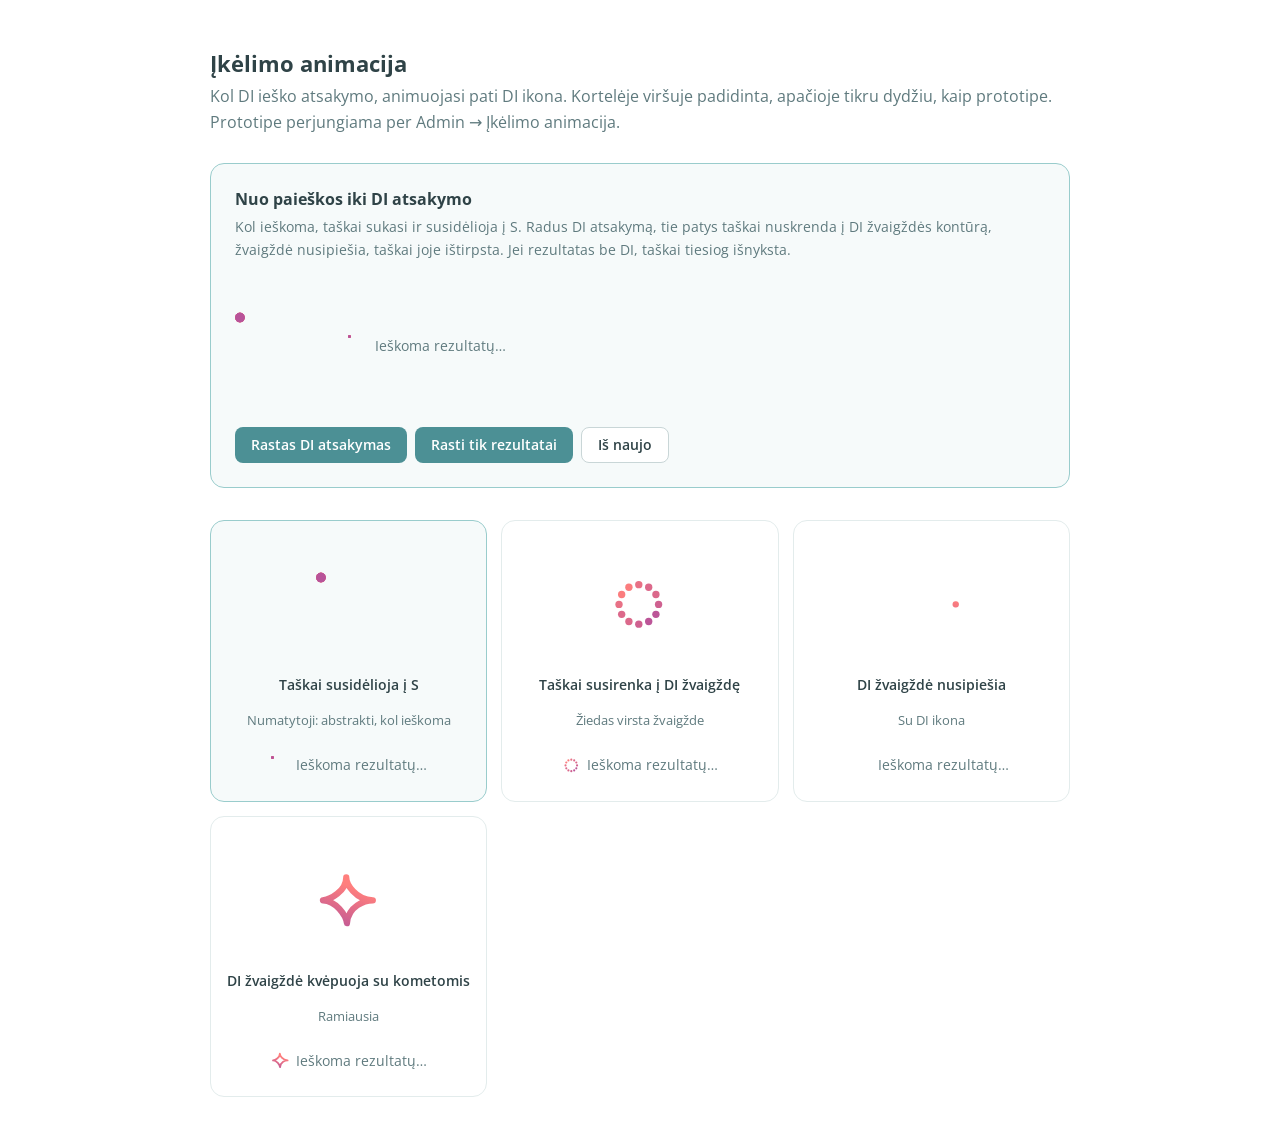
<file: loaderis.html>
<!doctype html>
<html lang="lt">
<head>
<meta charset="utf-8">
<meta name="viewport" content="width=device-width, initial-scale=1">
<meta name="robots" content="noindex, nofollow">
<title>AI paieška: įkėlimo animacija</title>
<link rel="preconnect" href="https://fonts.googleapis.com">
<link href="https://fonts.googleapis.com/css2?family=Open+Sans:wght@400..700&display=swap" rel="stylesheet">
<link rel="stylesheet" href="assets/css/loader.css?v=2">
<link rel="stylesheet" href="assets/css/loader-ai.css?v=2">
<style>
  :root { --ink: #2f4347; --sub: #5f7a7e; --line: #e3ecec; }
  * { box-sizing: border-box; }
  body { margin: 0; padding: 48px 16px; font-family: 'Open Sans', system-ui, sans-serif; color: var(--ink); background: #fff; }
  main { max-width: 860px; margin: 0 auto; }
  h1 { margin: 0 0 6px; font-size: 22px; }
  p.lead { margin: 0 0 28px; color: var(--sub); line-height: 1.6; }
  .grid { display: grid; grid-template-columns: repeat(3, minmax(0, 1fr)); gap: 14px; }
  .card { display: grid; gap: 18px; justify-items: center; padding: 28px 16px 20px; border: 1px solid var(--line); border-radius: 14px; }
  .card.is-rec { border-color: #99cccc; background: #f6fafa; }
  .card h2 { margin: 0; font-size: 14px; font-weight: 600; text-align: center; }
  .card small { color: var(--sub); font-size: 12.5px; text-align: center; line-height: 1.5; }
  .inline { display: flex; align-items: center; gap: 6px; color: var(--sub); font-size: 14px; }
  .demo { margin: 0 0 32px; padding: 24px; border: 1px solid #99cccc; border-radius: 14px; background: #f6fafa; }
  .demo h2 { margin: 0 0 6px; font-size: 16px; }
  .demo p { margin: 0 0 20px; color: var(--sub); font-size: 14px; line-height: 1.6; }
  .demo-row { display: flex; align-items: center; gap: 48px; min-height: 130px; }
  .demo-inline { display: flex; align-items: center; gap: 8px; color: var(--sub); font-size: 14px; }
  .demo-btns { display: flex; flex-wrap: wrap; gap: 8px; margin-top: 16px; }
  .demo-btns button { height: 36px; padding: 0 16px; border: 0; border-radius: 8px; background: #4c9095; color: #fff; font: 600 14px 'Open Sans', sans-serif; cursor: pointer; }
  .demo-btns button.is-ghost { border: 1px solid #c9d6d7; background: #fff; color: var(--ink); }
  @media (max-width: 640px) { .grid { grid-template-columns: minmax(0, 1fr); } }
</style>
</head>
<body>
<main>
  <h1>Įkėlimo animacija</h1>
  <p class="lead">Kol DI ieško atsakymo, animuojasi pati DI ikona. Kortelėje viršuje padidinta, apačioje tikru dydžiu, kaip prototipe. Prototipe perjungiama per Admin → Įkėlimo animacija.</p>
  <section class="demo">
    <h2>Nuo paieškos iki DI atsakymo</h2>
    <p>Kol ieškoma, taškai sukasi ir susidėlioja į S. Radus DI atsakymą, tie patys taškai nuskrenda į DI žvaigždės kontūrą, žvaigždė nusipiešia, taškai joje ištirpsta. Jei rezultatas be DI, taškai tiesiog išnyksta.</p>
    <div class="demo-row">
      <div class="demo-big" id="big"></div>
      <div class="demo-inline"><span id="small"></span><span id="lbl">Ieškoma rezultatų…</span></div>
    </div>
    <div class="demo-btns">
      <button type="button" data-k="ai">Rastas DI atsakymas</button>
      <button type="button" data-k="plain">Rasti tik rezultatai</button>
      <button type="button" data-k="reset" class="is-ghost">Iš naujo</button>
    </div>
  </section>
  <div class="grid" id="ai"></div>
</main>
<script src="assets/js/loader.js?v=2"></script>
<script>
  const items = [
    ['morph', 'Taškai susidėlioja į S', 'Numatytoji: abstrakti, kol ieškoma', true],
    ['ai-dots', 'Taškai susirenka į DI žvaigždę', 'Žiedas virsta žvaigžde', false],
    ['ai-draw', 'DI žvaigždė nusipiešia', 'Su DI ikona', false],
    ['ai-pulse', 'DI žvaigždė kvėpuoja su kometomis', 'Ramiausia', false],
  ];
  document.getElementById('ai').innerHTML = items.map(([k, t, note, rec]) => `
    <div class="card${rec ? ' is-rec' : ''}">
      ${LOADER(k, 72)}
      <h2>${t}</h2>
      <small>${note}</small>
      <div class="inline">${LOADER(k, 21)} Ieškoma rezultatų…</div>
    </div>`).join('');

  // Demonstracija: paieška → DI atsakymas arba tik rezultatai
  const big = document.getElementById('big'), small = document.getElementById('small'), lbl = document.getElementById('lbl');
  const reset = () => { big.innerHTML = LOADER('morph', 72); small.innerHTML = LOADER('morph', 21); lbl.textContent = 'Ieškoma rezultatų…'; };
  reset();
  document.querySelectorAll('.demo-btns button').forEach(b => b.addEventListener('click', () => {
    if (b.dataset.k === 'reset') return reset();
    const ai = b.dataset.k === 'ai';
    lbl.textContent = ai ? 'SUFLERIO DI santrauka' : 'Rasti rezultatai';
    LOADER_RESOLVE(big.firstElementChild, ai); LOADER_RESOLVE(small.firstElementChild, ai);
  }));
</script>
</body>
</html>
</file>
<file: assets/css/loader.css>
/* ==========================================================
   Abstraktus įkėlimas „Ieškoma rezultatų…“: 7 taškai sukasi ratu
   ir susidėlioja į S (Sufleris). Kai atsiranda DI atsakymas,
   jo vietoje lieka DI ikona. Koordinatės iš scripts/loader-gen.py (git istorijoje).
   ========================================================== */
.ld { display: inline-grid; place-items: center; flex: 0 0 auto; color: var(--ai-accent, #3e9aa2); }
.ld svg { display: block; overflow: visible; }
.ld circle { fill: currentColor; }
.ld-morph g { animation: ld-spin 2.6s cubic-bezier(.65,0,.35,1) infinite; transform-origin: 10px 10px; }
@keyframes ld-spin { 0% { transform: rotate(0deg); } 36% { transform: rotate(360deg); } 100% { transform: rotate(360deg); } }

/* ---- 7 taškai (galai 60°, spindulys 1.75 nustatomas loader.js) ---- */
.ld-morph[data-n="7"] circle:nth-child(1) { animation: ld-m7-0 2.6s cubic-bezier(.65,0,.35,1) infinite; }
@keyframes ld-m7-0 { 0%, 34% { transform: translate(15.37px, 6.90px); } 52%, 84% { transform: translate(12.00px, 2.54px); } 100% { transform: translate(15.37px, 6.90px); } }
.ld-morph[data-n="7"] circle:nth-child(2) { animation: ld-m7-1 2.6s cubic-bezier(.65,0,.35,1) infinite; }
@keyframes ld-m7-1 { 0%, 36% { transform: translate(10.92px, 3.87px); } 54%, 84% { transform: translate(7.42px, 2.94px); } 100% { transform: translate(10.92px, 3.87px); } }
.ld-morph[data-n="7"] circle:nth-child(3) { animation: ld-m7-2 2.6s cubic-bezier(.65,0,.35,1) infinite; }
@keyframes ld-m7-2 { 0%, 38% { transform: translate(5.78px, 5.46px); } 56%, 84% { transform: translate(6.24px, 7.36px); } 100% { transform: translate(5.78px, 5.46px); } }
.ld-morph[data-n="7"] circle:nth-child(4) { animation: ld-m7-3 2.6s cubic-bezier(.65,0,.35,1) infinite; }
@keyframes ld-m7-3 { 0%, 40% { transform: translate(3.82px, 10.46px); } 58%, 84% { transform: translate(10.00px, 10.00px); } 100% { transform: translate(3.82px, 10.46px); } }
.ld-morph[data-n="7"] circle:nth-child(5) { animation: ld-m7-4 2.6s cubic-bezier(.65,0,.35,1) infinite; }
@keyframes ld-m7-4 { 0%, 42% { transform: translate(6.51px, 15.12px); } 60%, 84% { transform: translate(13.76px, 12.64px); } 100% { transform: translate(6.51px, 15.12px); } }
.ld-morph[data-n="7"] circle:nth-child(6) { animation: ld-m7-5 2.6s cubic-bezier(.65,0,.35,1) infinite; }
@keyframes ld-m7-5 { 0%, 43% { transform: translate(11.83px, 15.92px); } 61%, 84% { transform: translate(12.58px, 17.06px); } 100% { transform: translate(11.83px, 15.92px); } }
.ld-morph[data-n="7"] circle:nth-child(7) { animation: ld-m7-6 2.6s cubic-bezier(.65,0,.35,1) infinite; }
@keyframes ld-m7-6 { 0%, 45% { transform: translate(15.77px, 12.27px); } 63%, 84% { transform: translate(8.00px, 17.46px); } 100% { transform: translate(15.77px, 12.27px); } }

@media (prefers-reduced-motion: reduce) {
  .ld * { animation: none !important; opacity: 1 !important; }
  .ld-morph[data-n="7"] circle:nth-child(1) { transform: translate(12.00px, 2.54px); }
  .ld-morph[data-n="7"] circle:nth-child(2) { transform: translate(7.42px, 2.94px); }
  .ld-morph[data-n="7"] circle:nth-child(3) { transform: translate(6.24px, 7.36px); }
  .ld-morph[data-n="7"] circle:nth-child(4) { transform: translate(10.00px, 10.00px); }
  .ld-morph[data-n="7"] circle:nth-child(5) { transform: translate(13.76px, 12.64px); }
  .ld-morph[data-n="7"] circle:nth-child(6) { transform: translate(12.58px, 17.06px); }
  .ld-morph[data-n="7"] circle:nth-child(7) { transform: translate(8.00px, 17.46px); }
}
</file>
<file: assets/css/loader-ai.css>
/* ==========================================================
   Įkėlimo animacijos su DI ikona (assets/img/ai.svg).
   Markup'as: assets/js/loader.js (ai-dots | ai-draw | ai-pulse).
   ========================================================== */
.ld { display: inline-grid; place-items: center; flex: 0 0 auto; }
.ld svg { display: block; overflow: visible; }
.ld-ai svg path { fill: none; stroke-linecap: round; stroke-linejoin: round; }
.ld-ai .ld-ai-star { stroke-width: 4.4; }
.ld-ai .ld-ai-line { stroke-width: 3.8; opacity: 0; }   /* kol animacija neprasidėjo, linijų nesimato */

/* 1. Taškai sukasi žiedu, susirenka į žvaigždę, ji trumpam užsidega, ir vėl išsisklaido */
.ld-ai-dots .ld-ai-ring { transform-origin: 20.5px 37px; animation: ldai-ring 2.8s cubic-bezier(.65, 0, .35, 1) infinite; }
.ld-ai-dots circle { transform: translate(var(--ax), var(--ay)); animation: ldai-gather 2.8s cubic-bezier(.65, 0, .35, 1) infinite; }
.ld-ai-dots .ld-ai-star { opacity: 0; animation: ldai-star-on 2.8s ease-in-out infinite; }
.ld-ai-dots .ld-ai-line { stroke-dasharray: 30; stroke-dashoffset: 30; animation: ldai-line-on 2.8s ease-in-out infinite; }
.ld-ai-dots .ld-ai-line.is-b { animation-delay: .08s; }
/* žiedas pasisuka 240° (12 taškų, todėl ciklo pradžia ir pabaiga sutampa) ir sustoja, kai taškai renkasi */
@keyframes ldai-ring { 0% { transform: rotate(-240deg); } 22%, 100% { transform: rotate(0deg); } }
@keyframes ldai-gather {
  0%, 22% { transform: translate(var(--ax), var(--ay)) scale(1); }
  42%, 74% { transform: translate(var(--bx), var(--by)) scale(.75); }
  100% { transform: translate(var(--ax), var(--ay)) scale(1); }
}
@keyframes ldai-star-on { 0%, 44% { opacity: 0; } 52%, 70% { opacity: 1; } 78%, 100% { opacity: 0; } }
@keyframes ldai-line-on { 0%, 46% { stroke-dashoffset: 30; opacity: 0; } 56%, 70% { stroke-dashoffset: 0; opacity: 1; } 80%, 100% { stroke-dashoffset: -30; opacity: 0; } }

/* 2. Žvaigždė nusipiešia viena linija, tada kometos, ir viskas išsitrina ta pačia kryptimi */
.ld-ai-draw .ld-ai-star { stroke-dasharray: 1; stroke-dashoffset: 1; animation: ldai-draw 2.4s cubic-bezier(.65, 0, .35, 1) infinite; }
.ld-ai-draw .ld-ai-line { stroke-dasharray: 1; stroke-dashoffset: 1; animation: ldai-draw-line 2.4s cubic-bezier(.65, 0, .35, 1) infinite; }
.ld-ai-draw .ld-ai-line.is-b { animation-delay: .1s; }
@keyframes ldai-draw { 0% { stroke-dashoffset: 1; opacity: 0; } 4% { opacity: 1; } 45%, 60% { stroke-dashoffset: 0; } 96% { opacity: 1; } 100% { stroke-dashoffset: -1; opacity: 0; } }
@keyframes ldai-draw-line { 0%, 30% { stroke-dashoffset: 1; opacity: 0; } 32% { opacity: 1; } 50%, 62% { stroke-dashoffset: 0; } 88% { opacity: 1; } 90%, 100% { stroke-dashoffset: -1; opacity: 0; } }

/* 3. Žvaigždė ramiai „kvėpuoja“ ir pasisuka, pro šalį praskrieja dvi kometos */
.ld-ai-pulse .ld-ai-star { transform-origin: 20.5px 37px; animation: ldai-breathe 1.8s ease-in-out infinite; }
.ld-ai-pulse .ld-ai-line { stroke-dasharray: .35 1; stroke-dashoffset: 1.35; animation: ldai-comet 1.8s cubic-bezier(.4, 0, .2, 1) infinite; }
.ld-ai-pulse .ld-ai-line.is-b { animation-delay: .9s; }
@keyframes ldai-breathe { 0%, 100% { transform: scale(.82) rotate(0deg); } 50% { transform: scale(1.04) rotate(45deg); } }
@keyframes ldai-comet { 0% { stroke-dashoffset: 1.35; opacity: 0; } 15% { opacity: 1; } 60% { stroke-dashoffset: 0; opacity: 1; } 75%, 100% { stroke-dashoffset: 0; opacity: 0; } }

@media (prefers-reduced-motion: reduce) {
  .ld-ai *, .ld-ai svg { animation: none !important; }
  .ld-ai .ld-ai-star { opacity: 1 !important; stroke-dashoffset: 0 !important; }
  .ld-ai-dots circle { display: none; }
}

/* S iš taškų DI ikonos rėme: kol ieškoma, žvaigždės ir kometų nesimato (jas atskleidžia LOADER_RESOLVE) */
.ld-mo .ld-ai-star { opacity: 0; }
.ld-mo g.ld-morph { transform-origin: 10px 10px; animation: ld-spin 2.6s cubic-bezier(.65,0,.35,1) infinite; }
</file>
